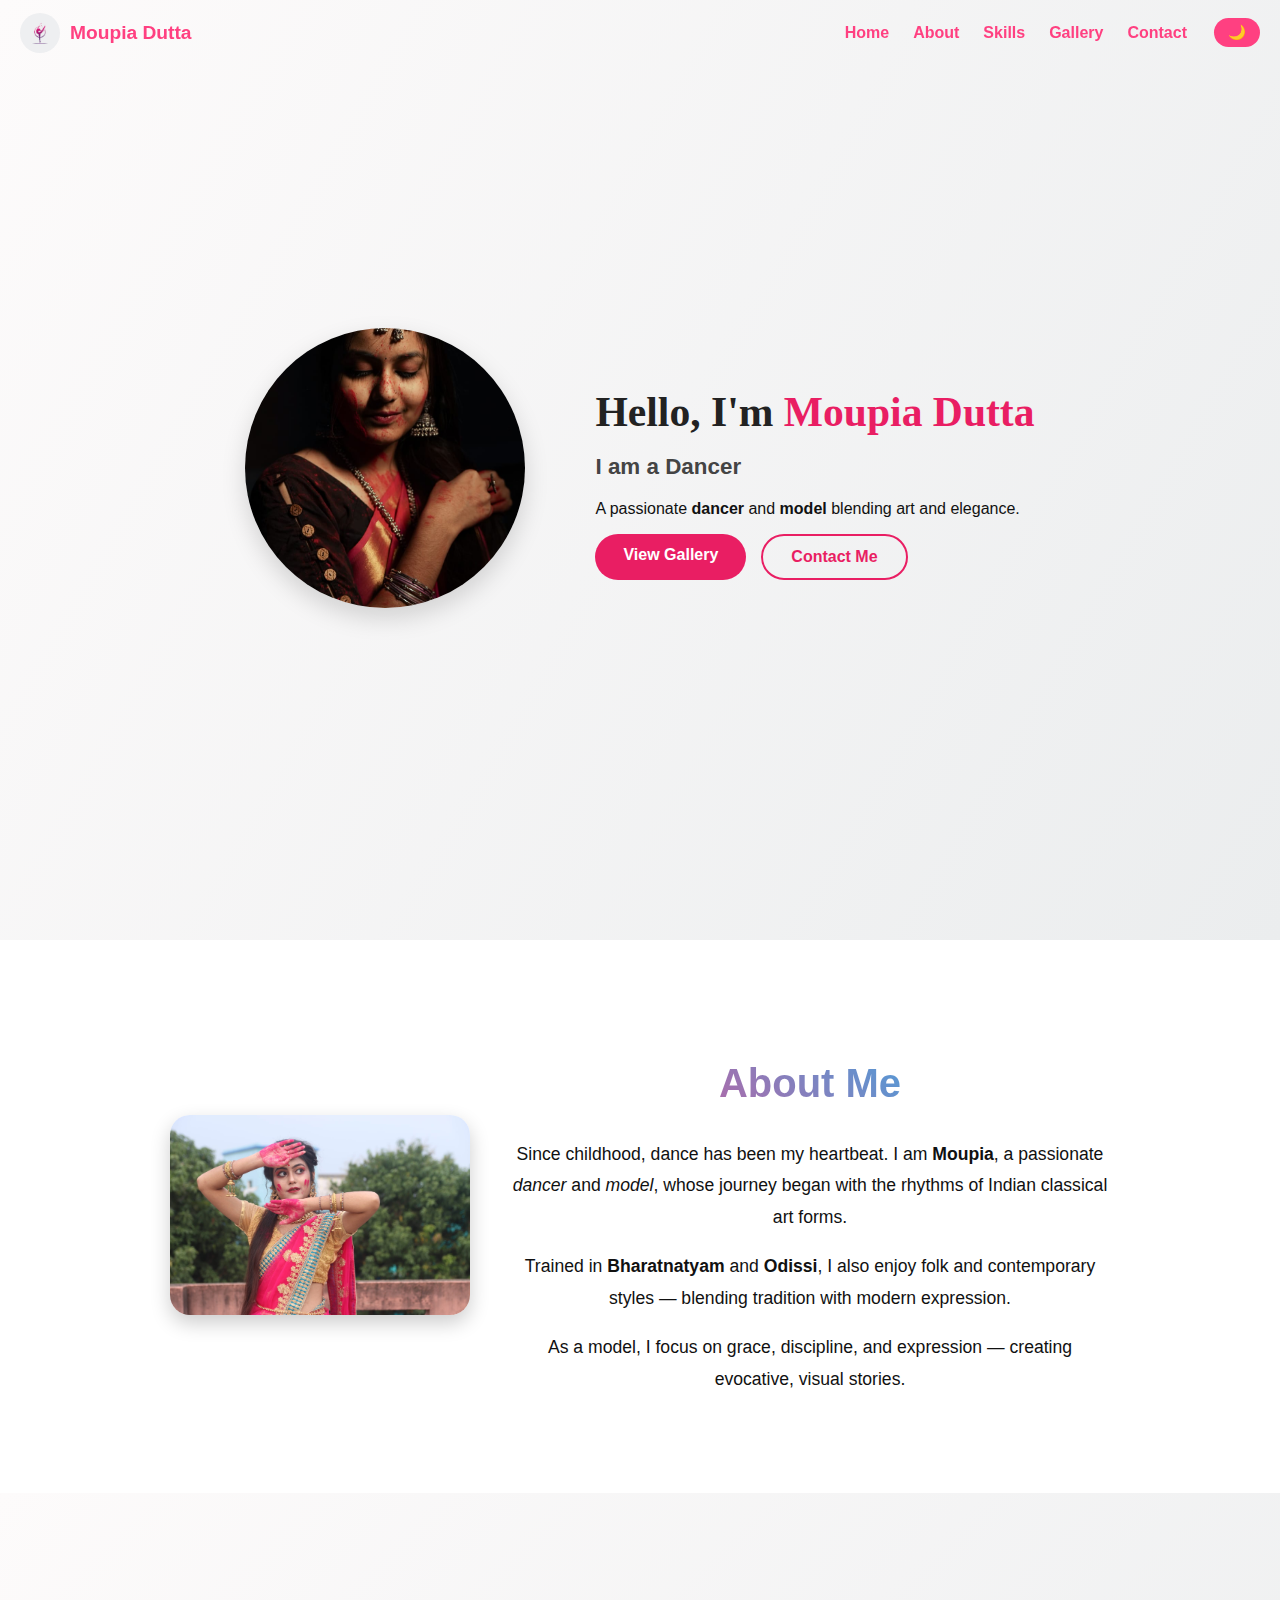
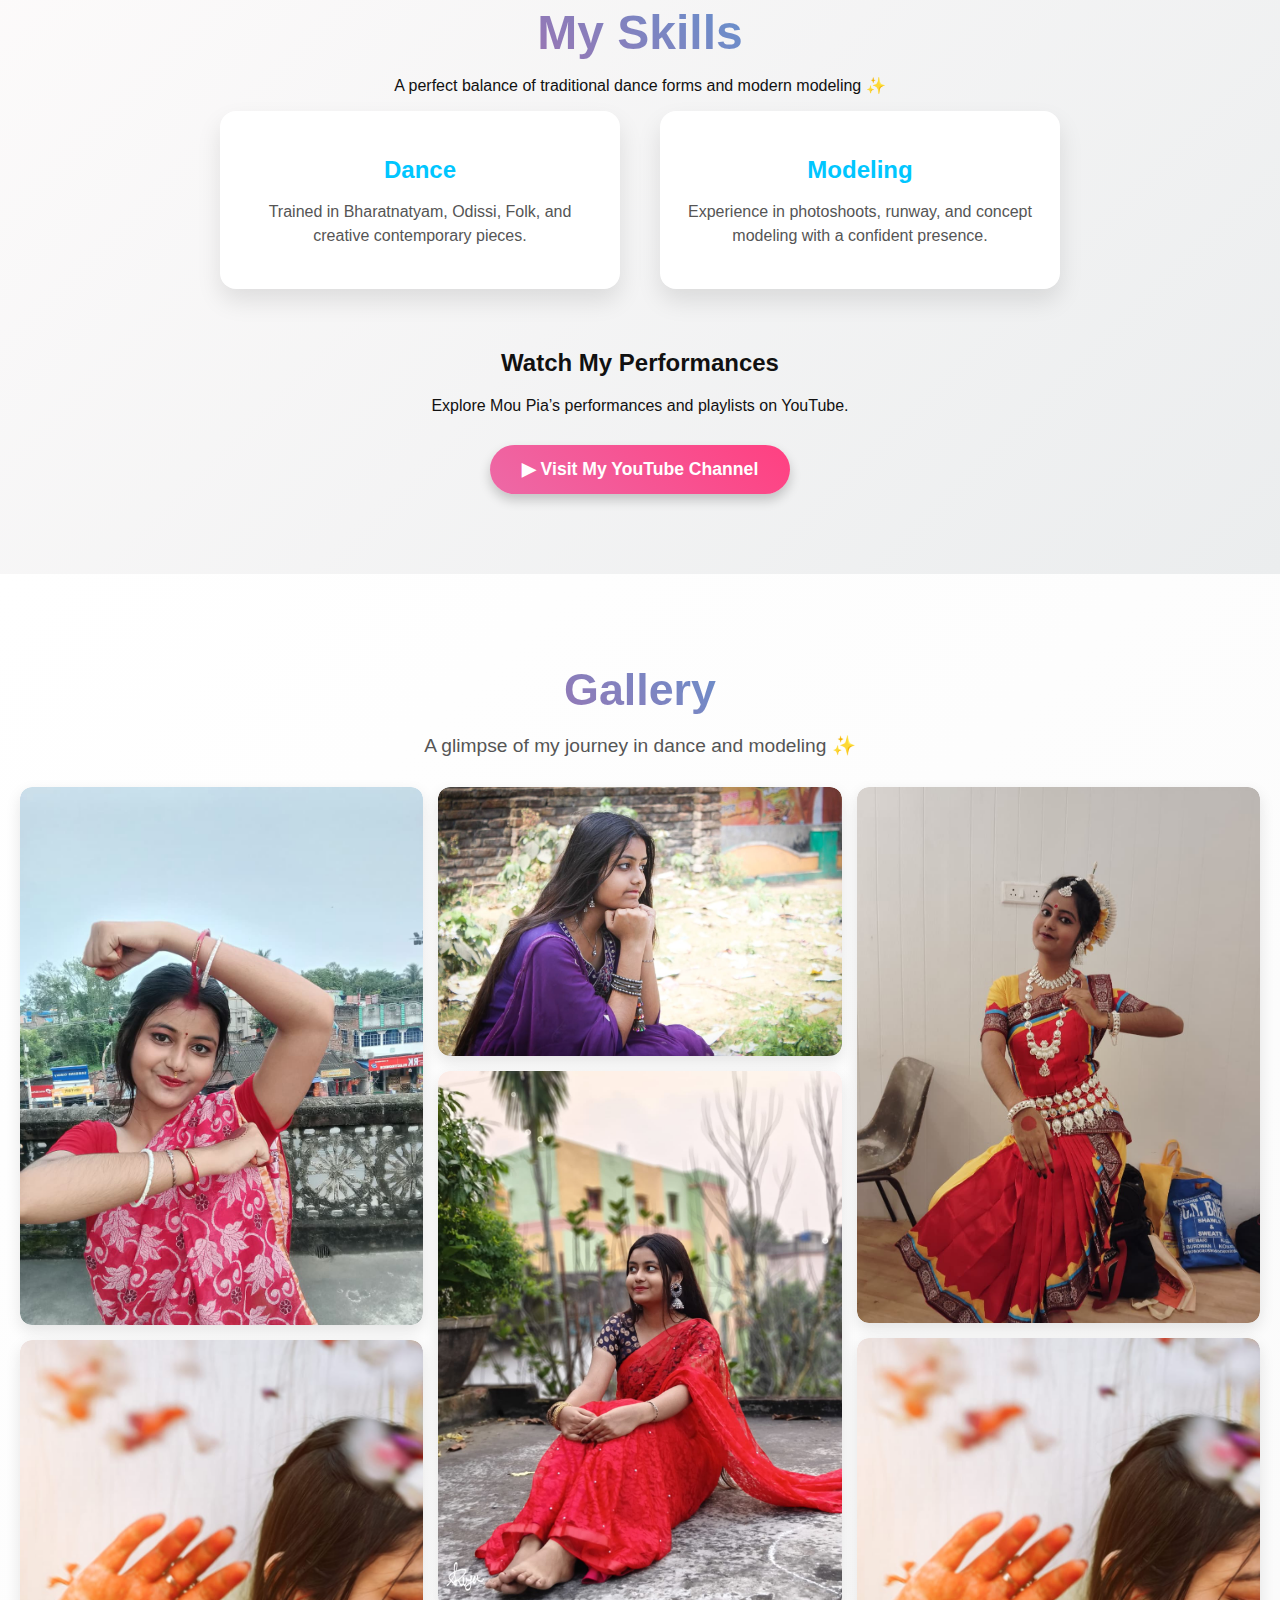
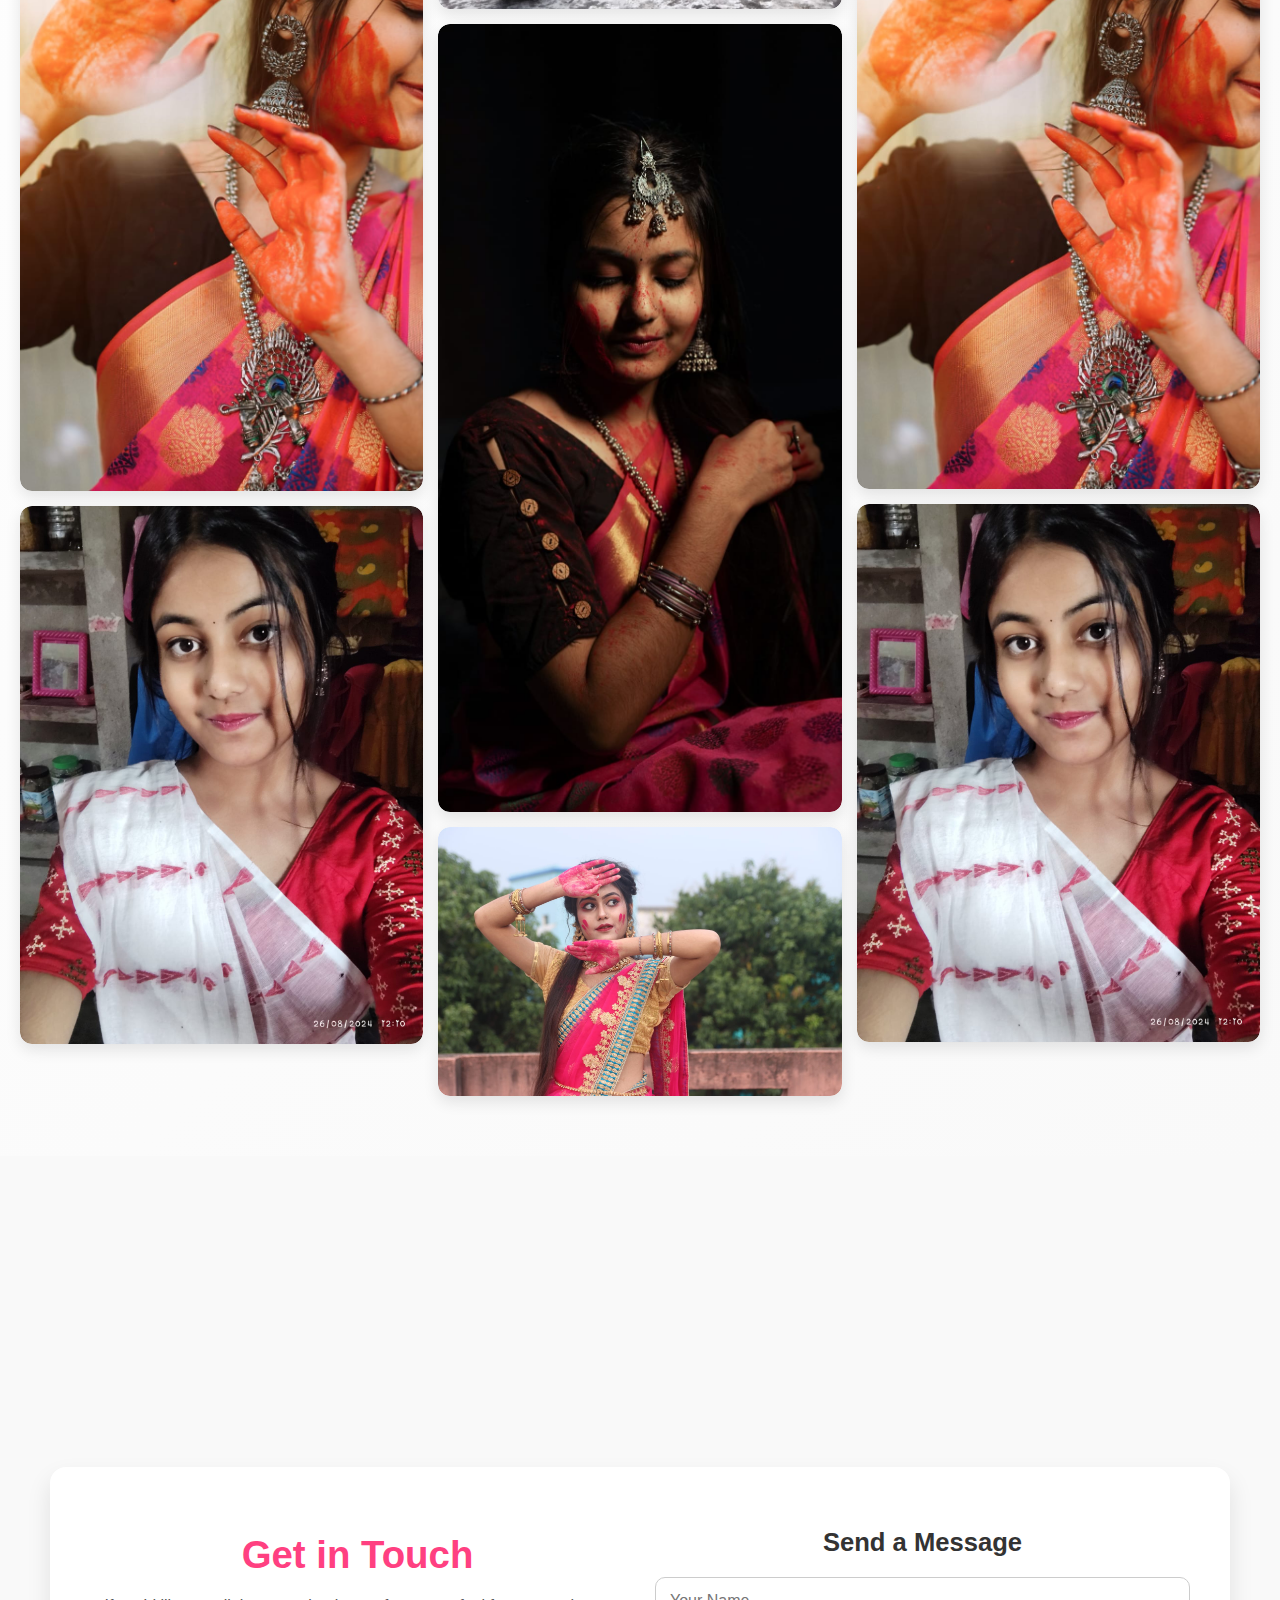
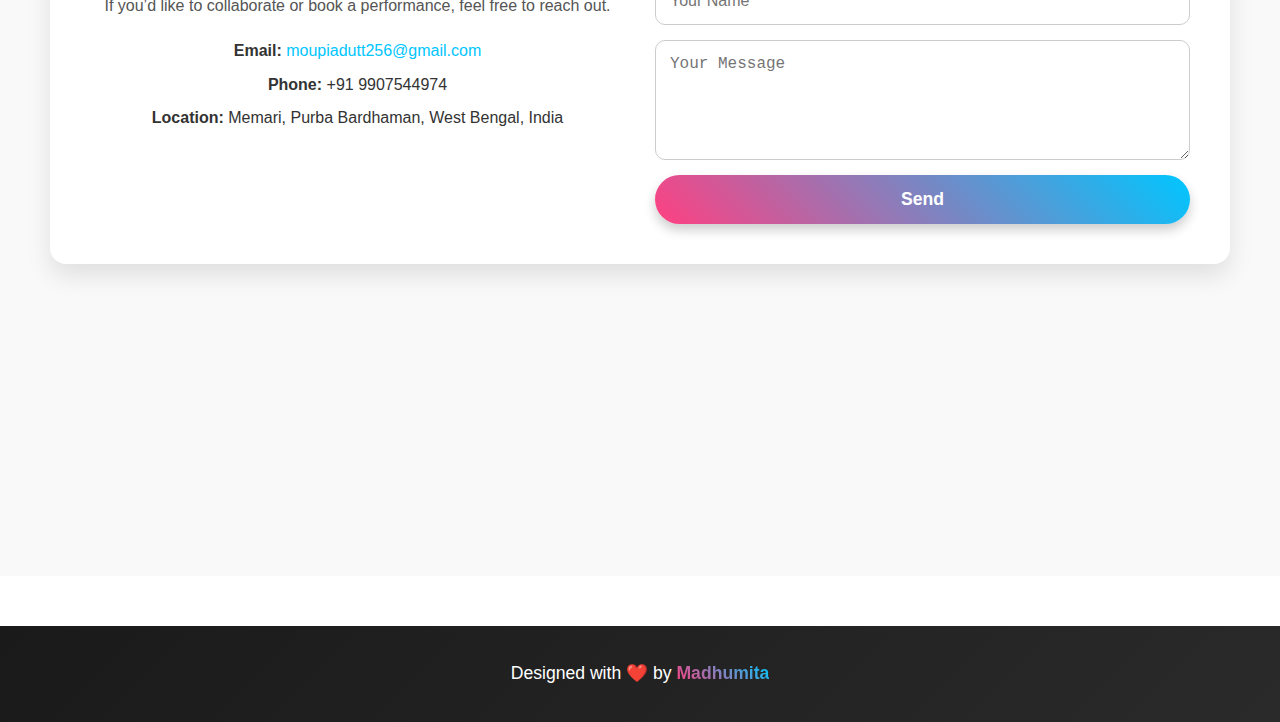
<file: index.html>
<!DOCTYPE html>
<html lang="en">
<head>
  <meta charset="UTF-8" />
  <meta name="viewport" content="width=device-width, initial-scale=1.0"/>
  <title>Moupia Dutta | Portfolio</title>

  <!-- SWIPER (kept in case you want slider later) -->
  <link rel="stylesheet" href="https://cdn.jsdelivr.net/npm/swiper@11/swiper-bundle.min.css" />

  <!-- Your CSS -->
  <link rel="stylesheet" href="style.css" />
</head>
<body>
  <!-- NAVBAR -->
  <header class="navbar">
    <nav>
      <div class="nav-left">
        <img src="logo.jpg" alt="Logo" class="logo" />
        <span class="brand">Moupia Dutta</span>
      </div>

      <div class="hamburger" id="hamburger" aria-label="Toggle menu" role="button" tabindex="0">
        <span></span><span></span><span></span>
      </div>

      <div class="nav-right" id="nav-links">
        <a href="#home">Home</a>
        <a href="#about">About</a>
        <a href="#skill">Skills</a>
        <a href="#gallery">Gallery</a>
        <a href="#contact">Contact</a>
        <button class="toggle-btn" id="toggle-dark" aria-pressed="false">🌙</button>
      </div>
    </nav>
  </header>

  <main>
    <!-- HOME -->
    <section id="home" class="home-section">
      <div class="home-left">
        <img src="mou6.jpg" alt="Moupia profile" class="profile-pic" />
      </div>

      <div class="home-right">
        <h1 class="intro-title">Hello, I'm <span class="highlight">Moupia Dutta</span></h1>
        <h2 class="animated-text">I am a <span class="changing-text" aria-live="polite"></span></h2>
        <p class="intro-desc">
          A passionate <strong>dancer</strong> and <strong>model</strong> blending art and elegance.
        </p>
        <div class="cta-buttons">
          <a href="#gallery" class="btn primary-btn">View Gallery</a>
          <a href="#contact" class="btn secondary-btn">Contact Me</a>
        </div>
      </div>
    </section>

    <!-- ABOUT -->
    <section id="about" class="about-section">
      <div class="about-content">
        <div class="about-image">
          <img src="mou2.jpg" alt="Dance image" />
        </div>

        <div class="about-text">
          <h1>About Me</h1>
          <p>
            Since childhood, dance has been my heartbeat. I am <strong>Moupia</strong>, a passionate
            <em>dancer</em> and <em>model</em>, whose journey began with the rhythms of Indian classical
            art forms.
          </p>
          <p>
            Trained in <strong>Bharatnatyam</strong> and <strong>Odissi</strong>, I also enjoy folk and contemporary
            styles — blending tradition with modern expression.
          </p>
          <p>
            As a model, I focus on grace, discipline, and expression — creating evocative, visual stories.
          </p>
        </div>
      </div>
    </section>

    <!-- SKILLS -->
    <section id="skill" class="skills-section">
      <h1>My Skills</h1>
      <p class="skills-intro">A perfect balance of traditional dance forms and modern modeling ✨</p>

      <div class="skills-container">
        <div class="skill">
          <h2>Dance</h2>
          <p>Trained in Bharatnatyam, Odissi, Folk, and creative contemporary pieces.</p>
        </div>

        <div class="skill">
          <h2>Modeling</h2>
          <p>Experience in photoshoots, runway, and concept modeling with a confident presence.</p>
        </div>
      </div>

      <div class="youtube-section">
        <h2>Watch My Performances</h2>
        <p class="video-caption">Explore Mou Pia’s performances and playlists on YouTube.</p>

        <div class="youtube-btn">
          <a href="https://youtube.com/@moupiadutta?si=4sgy6Mu6vkEEDF9x" target="_blank" rel="noopener">
            ▶ Visit My YouTube Channel
          </a>
        </div>
      </div>
    </section>

    <!-- GALLERY (Masonry) -->
    <section id="gallery" class="gallery-section">
      <h1>Gallery</h1>
      <p class="gallery-intro">A glimpse of my journey in dance and modeling ✨</p>

      <div class="masonry-gallery" id="masonry">
        <div class="gallery-item"><img src="mou4.jpg" alt=""></div>
        <div class="gallery-item"><img src="mou7.jpg" alt=""></div>
        <div class="gallery-item"><img src="mou3.jpg" alt=""></div>
        <div class="gallery-item"><img src="mou8.jpg" alt=""></div>
        <div class="gallery-item"><img src="mou5.jpg" alt=""></div>
        <div class="gallery-item"><img src="mou6.jpg" alt=""></div>
        <div class="gallery-item"><img src="mou2.jpg" alt=""></div>
        <div class="gallery-item"><img src="mou1.jpg" alt=""></div>
        <div class="gallery-item"><img src="mou7.jpg" alt=""></div>
        <div class="gallery-item"><img src="mou3.jpg" alt=""></div>
      </div>
    </section>

    <!-- CONTACT -->
    <section id="contact" class="contact-section">
      <div class="contact-container">
        <div class="contact-info">
          <h1>Get in Touch</h1>
          <p>If you’d like to collaborate or book a performance, feel free to reach out.</p>
          <div class="contact-details">
            <p><strong>Email:</strong> <a href="mailto:moupiadutt256@gmail.com">moupiadutt256@gmail.com</a></p>
            <p><strong>Phone:</strong> +91 9907544974</p>
            <p><strong>Location:</strong> Memari, Purba Bardhaman, West Bengal, India</p>
          </div>
        </div>

        <div class="contact-form">
          <h2>Send a Message</h2>
          <form action="mailto:moupiadutt256@gmail.com" method="post" enctype="text/plain">
            <input type="text" name="name" placeholder="Your Name" required />
            <!-- <input type="email" name="email" placeholder="Your Email" required /> -->
            <textarea name="message" placeholder="Your Message" rows="5" required></textarea>
            <button type="submit" class="contact-submit">Send</button>
          </form>
        </div>
      </div>
    </section>

    <!-- Scroll-to-Top Button -->
    <button id="scrollTopBtn" title="Go to top" aria-label="Scroll to top">↑</button>

    <!-- Footer -->
    <footer class="footer">
      <p>Designed with ❤️ by <span class="footer-name">Madhumita</span></p>
    </footer>
  </main>

  <!-- Optional Swiper JS (kept) -->
  <script src="https://cdn.jsdelivr.net/npm/swiper@11/swiper-bundle.min.js"></script>
  <!-- Your JS -->
  <script src="script.js"></script>
</body>
</html>
</file>
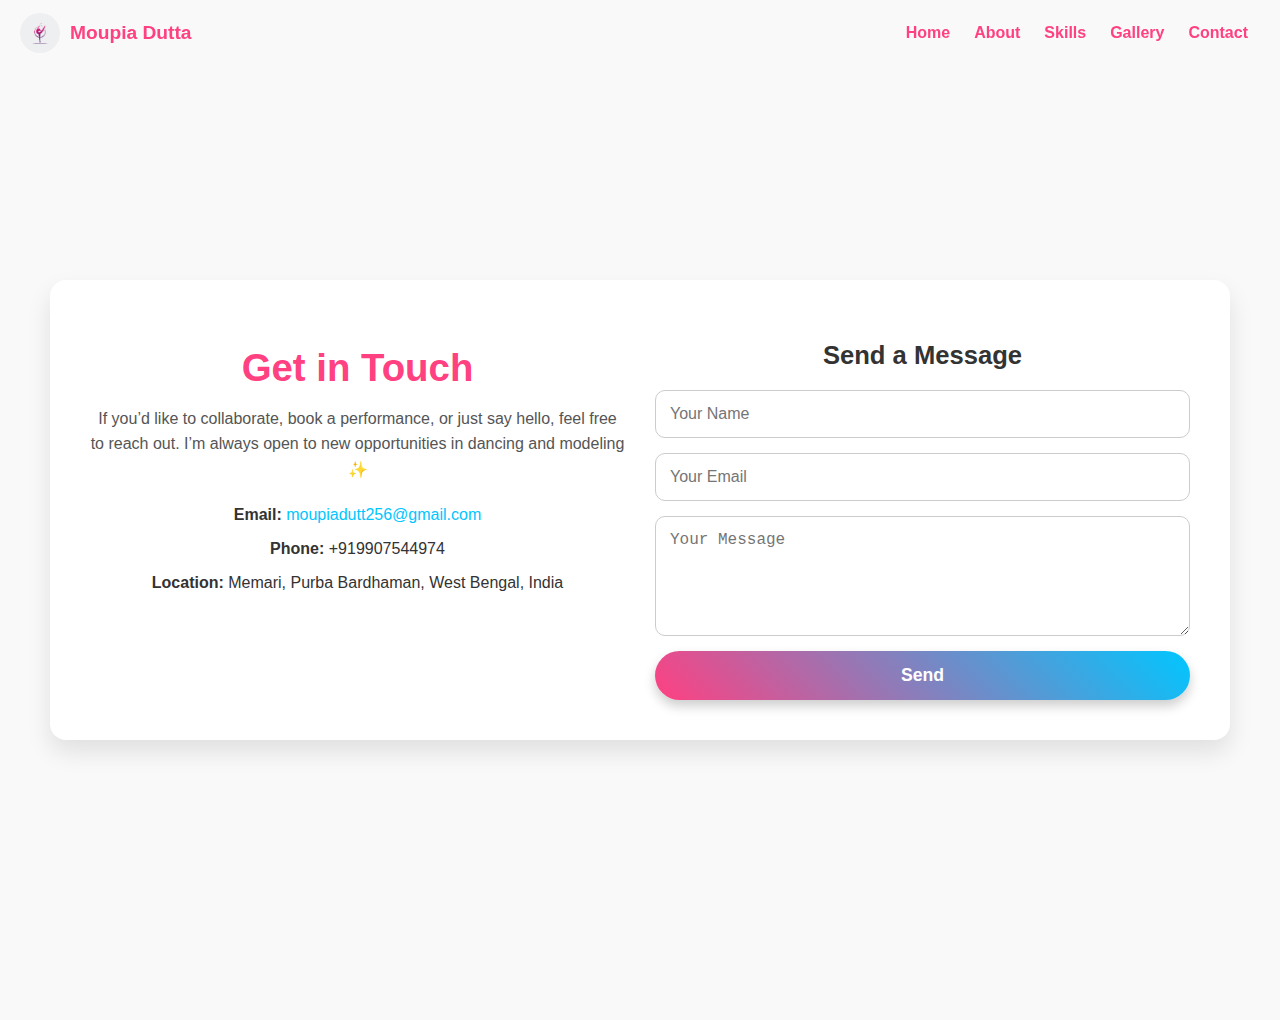
<file: contact.html>
<!DOCTYPE html>
<html lang="en">
<head>
  <meta charset="UTF-8">
  <meta name="viewport" content="width=device-width, initial-scale=1.0">
  <title>Contact</title>
  <link rel="stylesheet" href="style.css">
</head>
<body data-barba="wrapper">
  <header class="navbar">
    <nav>
  <div class="nav-left">
    <img src="logo.jpg" alt="Logo" class="logo">
    <span class="brand">Moupia Dutta</span>
  </div>

  <div class="nav-right">
    <a href="index.html">Home</a>
    <a href="about.html">About</a>
    <a href="skill.html">Skills</a>
    <a href="gallery.html">Gallery</a>
    <a href="contact.html">Contact</a>
  </div>
    </nav>
</header>

  <section class="contact-section">
    <div class="contact-container">
      
      <!-- Left Side -->
      <div class="contact-info">
        <h1>Get in Touch</h1>
        <p>If you’d like to collaborate, book a performance, or just say hello, feel free to reach out.  
           I’m always open to new opportunities in dancing and modeling ✨</p>
        
        <div class="contact-details">
          <p><strong>Email:</strong> <a href="mailto:moupiadutt256@gmail.com">moupiadutt256@gmail.com</a></p>
          <p><strong>Phone:</strong> +919907544974</p>
          <p><strong>Location:</strong> Memari, Purba Bardhaman, West Bengal, India</p>
        </div>
      </div>

      <!-- Right Side -->
      <div class="contact-form">
        <h2>Send a Message</h2>
        <form action="mailto:moupiadutt256@gmail.com" method="post" enctype="text/plain">
          <input type="text" name="name" placeholder="Your Name" required>
          <input type="email" name="email" placeholder="Your Email" required>
          <textarea name="message" placeholder="Your Message" rows="5" required></textarea>
          <button type="submit">Send</button>
        </form>
      </div>

    </div>
  </section>
</body>
</html>
</file>
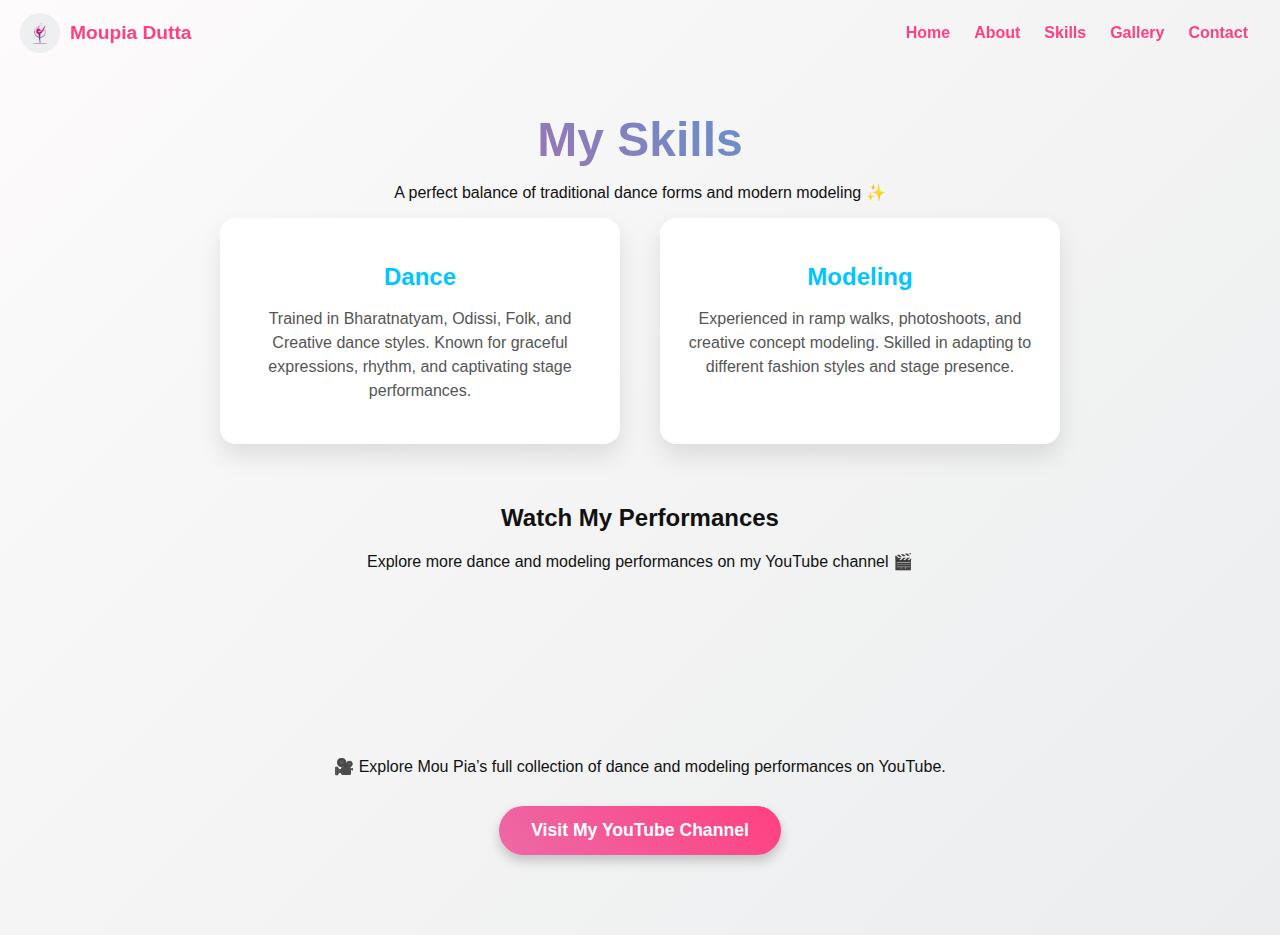
<file: skill.html>
<!DOCTYPE html>
<html lang="en">
<head>
  <meta charset="UTF-8">
  <meta name="viewport" content="width=device-width, initial-scale=1.0">
  <title>Portfolio</title>
  <!-- Google Fonts -->
  <!-- <link href="https://fonts.googleapis.com/css2?family=Dancing+Script:wght@700&family=Poppins:wght@400;600&display=swap" rel="stylesheet"> -->
  <link rel="stylesheet" href="style.css">
</head>

<body data-barba="wrapper">
  <header class="navbar">
    <nav>
  <div class="nav-left">
    <img src="logo.jpg" alt="Logo" class="logo">
    <span class="brand">Moupia Dutta</span>
  </div>

  <div class="nav-right">
    <a href="index.html">Home</a>
    <a href="about.html">About</a>
    <a href="skill.html">Skills</a>
    <a href="gallery.html">Gallery</a>
    <a href="contact.html">Contact</a>
  </div>
    </nav>
</header>
  <section class="skills-section">
    <h1>My Skills</h1>
    <p class="skills-intro">A perfect balance of traditional dance forms and modern modeling ✨</p>

    <div class="skills-container">
      <div class="skill">
        <h2>Dance</h2>
        <p>Trained in Bharatnatyam, Odissi, Folk, and Creative dance styles. 
           Known for graceful expressions, rhythm, and captivating stage performances.</p>
      </div>

      <div class="skill">
        <h2>Modeling</h2>
        <p>Experienced in ramp walks, photoshoots, and creative concept modeling. 
           Skilled in adapting to different fashion styles and stage presence.</p>
      </div>
    </div>

    <!-- 🎥 YouTube Channel Showcase -->
    <div class="youtube-section">
      <h2>Watch My Performances</h2>
      <p class="youtube-caption">Explore more dance and modeling performances on my YouTube channel 🎬</p>

      <!-- Featured Video -->
      <div class="youtube-video">
  <div class="video-container">
    <iframe 
      src="https://www.youtube.com/embed/videoseries?list=UUhx6GvMzQd-NgyaVAJ01aWw" 
      title="Mou Pia Dance & Modeling Performances" 
      frameborder="0" 
      allow="accelerometer; autoplay; clipboard-write; encrypted-media; gyroscope; picture-in-picture; web-share" 
      allowfullscreen>
    </iframe>
  </div>
  <p class="video-caption">🎥 Explore Mou Pia’s full collection of dance and modeling performances on YouTube.</p>
</div>


      <!-- Channel Button -->
      <div class="youtube-btn">
        <a href="https://youtube.com/@moupiadutta?si=4sgy6Mu6vkEEDF9x" target="_blank">
          Visit My YouTube Channel
        </a>
      </div>
    </div>

  </section>
</body>
</html>
</file>
<file: style.css>
html {
  scroll-behavior: smooth;
  overflow-x: hidden;
}

body {
  margin: 0;
  font-family: "Poppins", sans-serif;
  background: #fff;
  color: #111;
  text-align: center;
  transition: background 0.3s ease, color 0.3s ease;
  overflow-x: hidden;
}

/* Dark Mode */
body.dark-mode {
  background: #121212;
  color: #f1f1f1;
}

/* Navbar container */
nav {
  position: fixed;
  top: 0;
  left: 0;
  right: 0;   /* instead of width:100% */
  height: 65px;
  display: flex;
  justify-content: space-between;
  align-items: center;
  padding: 0 20px;
  background: transparent;
  z-index: 1000;
  transition: background 0.3s ease, box-shadow 0.3s ease;
}


/* Navbar when scrolled */
nav.scrolled {
  background: #222;
  box-shadow: 0 4px 10px rgba(0,0,0,0.5);
}

/* Nav links */
.nav-right {
  display: flex;
  align-items: center;
}

.nav-right a {
  color: #ff4081;
  text-decoration: none;
  margin: 0 12px;
  font-weight: bold;
  transition: color 0.3s;
}

.nav-right a:hover {
  color: #b00e9d;
}
/* Brand (logo + name) */
.nav-left {
  display: flex;
  align-items: center;   /* Align logo & text vertically */
  gap: 10px;             /* Space between logo & text */
}

.nav-left .brand {
  font-size: 1.2rem;
  font-weight: 700;
  color: #ff4081;
  line-height: 1;        /* Prevents text from going below logo */
}

/* Logo style */
.logo {
  width: 40px;
  height: 40px;
  border-radius: 50%;
  object-fit: cover;
}


/* Dark mode toggle button */
.toggle-btn {
  padding: 6px 14px;
  border: none;
  border-radius: 20px;
  background: #ff4081;
  color: #fff;
  cursor: pointer;
  font-size: 0.9rem;
  transition: 0.3s;
  margin-left: 15px;
}
.toggle-btn:hover {
  background: #b00e9d;
}

/* Hamburger button (hidden in desktop) */
.hamburger {
  display: none;
  flex-direction: column;
  cursor: pointer;
  gap: 5px;
}
.hamburger span {
  width: 25px;
  height: 3px;
  background: #ff4081;
  border-radius: 5px;
  transition: 0.3s;
}

/* Mobile menu hidden by default */
@media (max-width: 768px) {
  .nav-right {
    position: absolute;
    top: 70px;
    right: 20px;
    background: #222;
    flex-direction: column;
    padding: 20px;
    border-radius: 10px;
    display: none;
  }

  .nav-right a {
    color: #fff;
    margin: 10px 0;
  }

  .nav-right.show {
    display: flex;
  }

  .hamburger {
    display: flex;
  }
}

/* Home Section */
.home-section {
  display: flex;
  justify-content: center;
  align-items: center;
  gap: 70px;
  padding:20px 19px;
  min-height: 100vh;
  background: linear-gradient(120deg, #fdfbfb, #ebedee);
  flex-wrap: wrap;
  text-align: left;
  position: relative;
}
body.dark-mode .home-section {
  background: linear-gradient(120deg, #1a1a1a, #222);
}

/* Profile Image */
.profile-pic {
  width: 280px;
  height: 280px;
  border-radius: 50%;
  object-fit: cover;
  box-shadow: 0 10px 25px rgba(0,0,0,0.15);
  transition: transform 0.4s ease, box-shadow 0.4s ease;
}
.profile-pic:hover {
  transform: scale(1.05);
  box-shadow: 0 15px 30px rgba(0,0,0,0.25);
}

/* Text */
.intro-title {
  font-size: 2.6rem;
  margin-bottom: 15px;
  font-family: 'Playfair Display', serif;
  color: #222;
}
body.dark-mode .intro-title {
  color: #fff;
}

.highlight {
  color: #e91e63;
}

.animated-text {
  font-size: 1.4rem;
  margin-bottom: 20px;
  font-weight: 600;
  color: #444;
}
body.dark-mode .animated-text {
  color: #ddd;
}

/* Buttons */
.cta-buttons {
  display: flex;
  gap: 15px;
}

.btn {
  padding: 12px 28px;
  border-radius: 30px;
  font-weight: 600;
  text-decoration: none;
  transition: all 0.3s ease;
}

.primary-btn {
  background: #e91e63;
  color: white;
}
.primary-btn:hover {
  background: #c2185b;
  transform: translateY(-2px);
}

.secondary-btn {
  border: 2px solid #e91e63;
  color: #e91e63;
  background: transparent;
}
.secondary-btn:hover {
  background: #e91e63;
  color: white;
  transform: translateY(-2px);
}

/* Scroll Down */
.scroll-down {
  position: absolute;
  bottom: 20px;
  width: 100%;
  text-align: center;
  font-size: 1.3rem;
  color: #666;
  animation: bounce 2s infinite;
}
body.dark-mode .scroll-down {
  color: #bbb;
}

@keyframes bounce {
  0%, 100% { transform: translateY(0); }
  50% { transform: translateY(6px); }
}

/* About Section */
.about-section {
  padding: 80px 20px;
}
.about-content {
  display: flex;
  align-items: center;
  justify-content: center;
  gap: 40px;
  flex-wrap: wrap;
}
.about-image img {
  width: 300px;
  border-radius: 20px;
  box-shadow: 0 8px 20px rgba(0, 0, 0, 0.2);
  transition: transform 0.4s ease;
}
.about-image img:hover {
  transform: scale(1.05);
}
.about-text {
  max-width: 600px;
  font-size: 1.1rem;
  line-height: 1.8;
}
.about-text h1 {
  font-size: 2.5rem;
  margin-bottom: 20px;
  background: linear-gradient(45deg, #ff4081, #00c6ff);
  background-clip: text;
  -webkit-background-clip: text;
  -webkit-text-fill-color: transparent;
  color: transparent;
}

/* Skills Section */
.skills-section {
  padding: 80px 20px;
  background: linear-gradient(135deg, #fdfbfb, #ebedee);
  text-align: center;
}
body.dark-mode .skills-section {
  background: linear-gradient(135deg, #1a1a1a, #2a2a2a);
}

.skills-section h1 {
  font-size: 3rem;
  margin-bottom: 15px;
  background: linear-gradient(45deg, #ff4081, #00c6ff);
  background-clip: text;
  -webkit-text-fill-color: transparent;
  font-weight: bold;
}

.skills-container {
  display: flex;
  justify-content: center;
  gap: 40px;
  flex-wrap: wrap;
  margin-bottom: 60px;
}

.skill {
  flex: 1;
  min-width: 260px;
  max-width: 350px;
  background: #fff;
  padding: 25px;
  border-radius: 16px;
  box-shadow: 0 12px 25px rgba(0, 0, 0, 0.1);
  transition: transform 0.3s ease, box-shadow 0.3s ease;
}
body.dark-mode .skill {
  background: #1e1e1e;
  color: #ddd;
}
.skill:hover {
  transform: translateY(-10px);
  box-shadow: 0 15px 30px rgba(0, 0, 0, 0.15);
}
.skill h2 {
  color: #00c6ff;
  margin-bottom: 12px;
  font-size: 1.5rem;
}
.skill p {
  color: #555;
  line-height: 1.5;
}
body.dark-mode .skill p {
  color: #ccc;
}
/* YouTube Button */
.youtube-btn {
  margin-top: 30px;
  text-align: center;
}

.youtube-btn a {
  display: inline-block;
  padding: 14px 32px;
  font-size: 1.1rem;
  font-weight: 600;
  color: #fff;
  background: linear-gradient(45deg, #ed69a6, #ff4081);
  border-radius: 50px;
  text-decoration: none;
  box-shadow: 0 6px 12px rgba(0, 0, 0, 0.2);
  transition: all 0.3s ease;
}

.youtube-btn a:hover {
  background: linear-gradient(45deg, #ff4081, #ed69a6);
  transform: translateY(-3px) scale(1.05);
  box-shadow: 0 10px 18px rgba(0, 0, 0, 0.25);
}

/* Gallery Section */
/* Gallery Section */
.gallery-section {
  padding: 60px 20px;
  text-align: center;
  background: linear-gradient(135deg, #fff, #f9f9f9);
}
body.dark-mode .gallery-section {
  background: linear-gradient(135deg, #1a1a1a, #2a2a2a);
}

.gallery-section h1 {
  font-size: 2.8rem;
  margin-bottom: 10px;
  background: linear-gradient(45deg, #ff4081, #00c6ff);
  -webkit-background-clip: text;
  background-clip: text;
  -webkit-text-fill-color: transparent;
}
.gallery-intro {
  font-size: 1.2rem;
  color: #555;
  margin-bottom: 30px;
}

/* Masonry Layout */
.masonry-gallery {
  column-count: 3;   /* Number of columns */
  column-gap: 15px;  /* Space between columns */
}

.gallery-item {
  margin-bottom: 15px;
  break-inside: avoid;
  overflow: hidden;
  border-radius: 12px;
  box-shadow: 0 6px 15px rgba(0,0,0,0.1);
  transition: transform 0.3s ease, box-shadow 0.3s ease;
}

.gallery-item img {
  width: 100%;
  height: auto; /* Prevent cropping */
  display: block;
  border-radius: 12px;
  transition: transform 0.4s ease;
}
.parent{
  column-width: 100px;
}
.child{
  width: 100%;
}

.gallery-item:hover img {
  transform: scale(1.05);
}
@media (max-width: 992px) {
  .masonry-gallery {
    column-count: 2;
  }
}
@media (max-width: 600px) {
  .masonry-gallery {
    column-count: 1;
  }
}

/* Contact Section */
/* YouTube Button */
.youtube-btn {
  margin-top: 30px;
  text-align: center;
}

.youtube-btn a {
  display: inline-block;
  padding: 14px 32px;
  font-size: 1.1rem;
  font-weight: 600;
  color: #fff;
  background: linear-gradient(45deg, #ed69a6, #ff4081);
  border-radius: 50px;
  text-decoration: none;
  box-shadow: 0 6px 12px rgba(0, 0, 0, 0.2);
  transition: all 0.3s ease;
}

.youtube-btn a:hover {
  background: linear-gradient(45deg, #ff4081, #ed69a6);
  transform: translateY(-3px) scale(1.05);
  box-shadow: 0 10px 18px rgba(0, 0, 0, 0.25);
}

/* Contact Page */
/* Contact Section */
.contact-section {
  padding: 60px 20px;
  background: #f9f9f9;
  min-height: 100vh;
  display: flex;
  justify-content: center;
  align-items: center;
}

.contact-container {
  display: flex;
  flex-wrap: wrap;
  max-width: 1100px;
  width: 100%;
  background: #fff;
  padding: 40px;
  border-radius: 16px;
  box-shadow: 0 12px 25px rgba(0, 0, 0, 0.1);
  gap: 30px;
  transition: background 0.3s, box-shadow 0.3s;
}

.contact-info {
  flex: 1;
  min-width: 300px;
}

.contact-info h1 {
  font-size: 2.4rem;
  color: #ff4081;
  margin-bottom: 15px;
  font-weight: 700;
}

.contact-info p {
  margin-bottom: 20px;
  color: #555;
  line-height: 1.6;
}

.contact-details p {
  margin: 8px 0;
  font-size: 1rem;
  color: #333;
}

.contact-details a {
  color: #00c6ff;
  text-decoration: none;
  transition: color 0.3s;
}

.contact-details a:hover {
  text-decoration: underline;
  color: #ff4081;
}

.contact-form {
  flex: 1;
  min-width: 300px;
}

.contact-form h2 {
  margin-bottom: 20px;
  font-size: 1.6rem;
  color: #333;
  font-weight: 600;
}

.contact-form form {
  display: flex;
  flex-direction: column;
  gap: 15px;
}

.contact-form input,
.contact-form textarea {
  padding: 14px;
  border: 1px solid #ccc;
  border-radius: 10px;
  font-size: 1rem;
  outline: none;
  transition: border-color 0.3s, box-shadow 0.3s;
}

.contact-form input:focus,
.contact-form textarea:focus {
  border-color: #ff4081;
  box-shadow: 0 0 8px rgba(255, 64, 129, 0.4);
}

/* Contact Form Button */
.contact-form button {
  background: linear-gradient(45deg, #ff4081, #00c6ff);
  color: #fff;
  border: none;
  padding: 14px 28px;
  border-radius: 50px;
  font-size: 1.1rem;
  font-weight: 600;
  cursor: pointer;
  transition: all 0.3s ease;
  box-shadow: 0 6px 12px rgba(0,0,0,0.2);
}

.contact-form button:hover {
  background: linear-gradient(45deg, #00c6ff, #ff4081);
  transform: translateY(-3px) scale(1.05);
  box-shadow: 0 10px 18px rgba(0,0,0,0.25);
}

/* Responsive */
@media (max-width: 768px) {
  .contact-container {
    flex-direction: column;
    padding: 30px 20px;
  }

  .contact-info, .contact-form {
    min-width: 100%;
  }
}
/* Scroll-to-Top Button */
#scrollTopBtn {
  display: none; /* Hidden by default */
  position: fixed;
  bottom: 25px;
  right: 25px;
  z-index: 99;
  font-size: 22px;
  background: linear-gradient(45deg, #ff4081, #00c6ff);
  color: white;
  border: none;
  outline: none;
  width: 50px;
  height: 50px;
  border-radius: 50%;
  cursor: pointer;
  box-shadow: 0 4px 10px rgba(0,0,0,0.3);
  transition: transform 0.3s ease, background 0.3s ease;
}
#scrollTopBtn:hover {
  transform: scale(1.1);
  background: linear-gradient(45deg, #00c6ff, #ff4081);
}

/* Footer */
.footer {
  text-align: center;
  padding: 20px;
  margin-top: 50px;
  font-size: 1.1rem;
  background: linear-gradient(135deg, #1a1a1a, #2a2a2a);
  color: white;
}
.footer span {
  background: linear-gradient(45deg, #ff4081, #00c6ff);
  -webkit-background-clip: text;
  background-clip: text;
  -webkit-text-fill-color: transparent;
  font-weight: bold;
}
</file>
